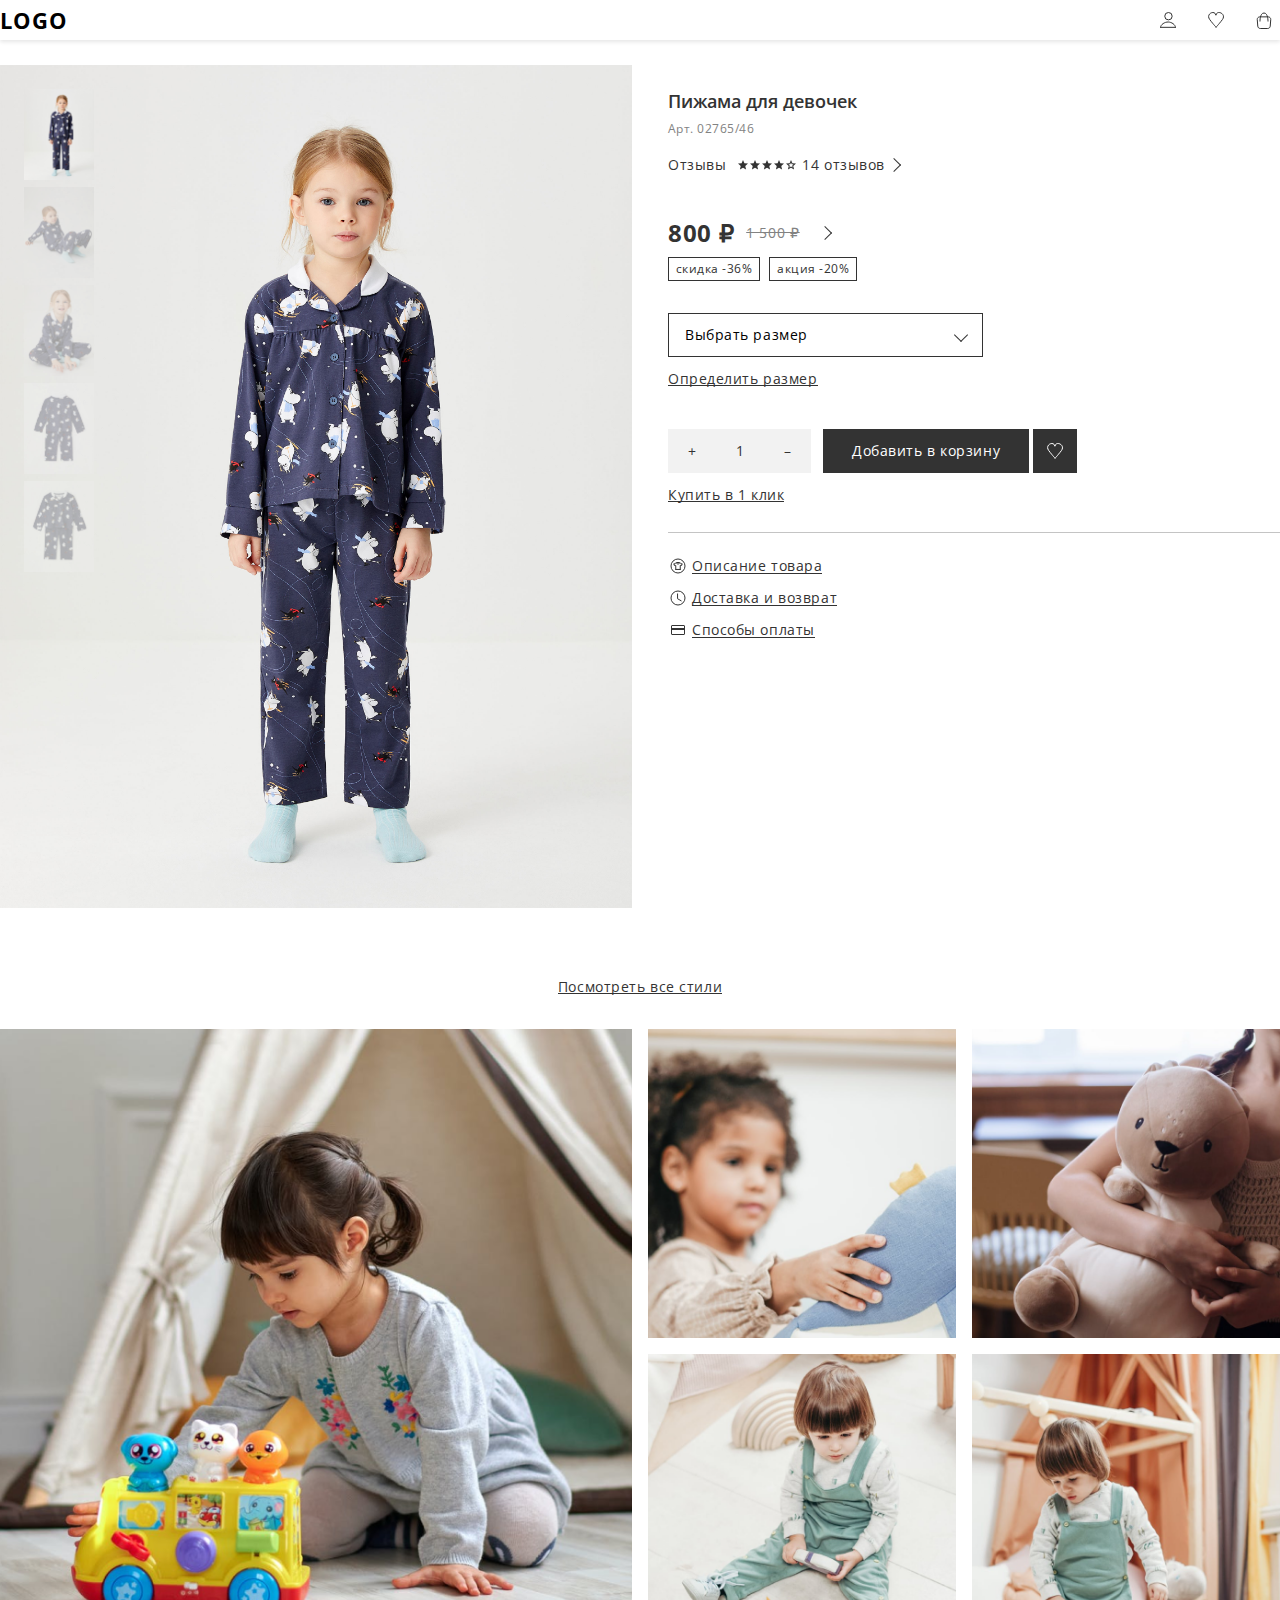
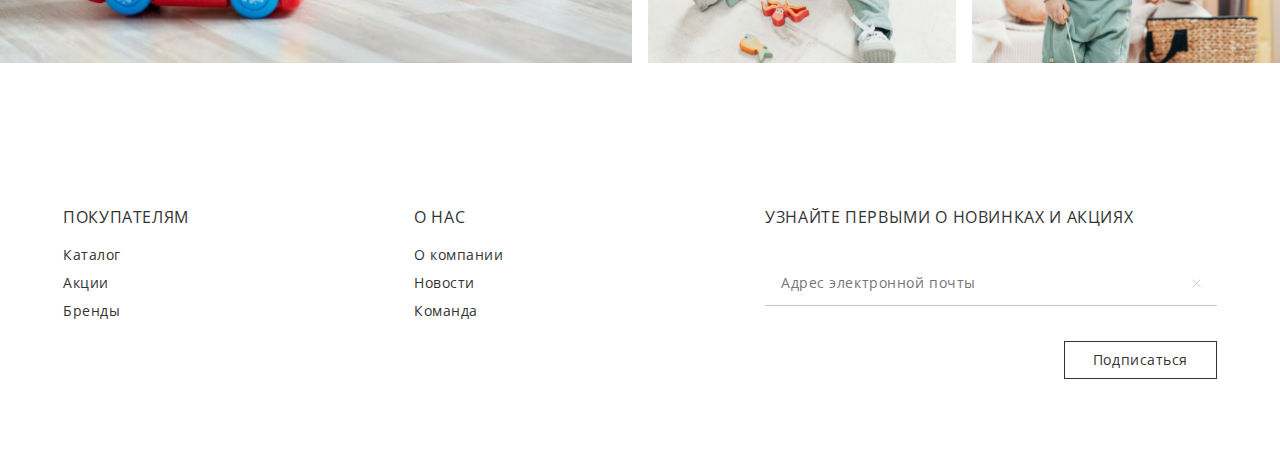
<file: alef-development-test-job/index.html>
<!DOCTYPE html>
<html lang="ru">

<head>
    <!-- Author by Danil Emelyanenko <cp.291912@gmail.com> -->
    <!-- https://github.com/a8an7a -->

    <meta charset="UTF-8">
    <meta http-equiv="X-UA-Compatible" content="IE=edge">
    <meta name="viewport" content="width=device-width, initial-scale=1.0">

    <link rel="shortcut icon" href="favicon.png" type="image/x-icon">

    <title>Alef Development. Тестовое задание на вкансию HTML-верстальщика</title>
<script defer src="main.js"></script><link href="main.css" rel="stylesheet"></head>

<body>
    <header class="header">
        <div class="container">
            <div class="header__cover">
                <div class="header__logo">LOGO</div>
                <div class="header__controls">
                    <a href="#" class="header__link"><img src="./assets/icons/person.svg" alt="controls-icon"
                            class="link-image"></a>
                    <a href="#" class="header__link"><img src="./assets/icons/favorite.svg" alt="controls-icon"
                            class="link-image"></a>
                    <a href="#" class="header__link"><img src="./assets/icons/bag.svg" alt="controls-icon"
                            class="link-image"></a>
                </div>
            </div>
        </div>
    </header>

    <div class="container">
        <div class="current-product">
            <div class="current-product__cover">

                <div class="current-product__gallery">
                    <div class="current-product__core-image">
                        <img src="./assets/images/01.jpg" alt="core-image" class="current-product__current-image">
                    </div>
                    <div class="current-product__other-image-cover">
                        <img src="./assets/images/01.jpg" alt="other-image" class="current-product__other-image current-product__other-image_active">
                        <img src="./assets/images/02.jpg" alt="other-image" class="current-product__other-image">
                        <img src="./assets/images/03.jpg" alt="other-image" class="current-product__other-image">
                        <img src="./assets/images/04.jpg" alt="other-image" class="current-product__other-image">
                        <img src="./assets/images/05.jpg" alt="other-image" class="current-product__other-image">
                    </div>
                </div>

                <div class="current-product__aside">

                    <div class="current-product__info">
                        <p class="current-product__title">Пижама для девочек</p>
                        <p class="current-product__vendor-code">Арт. 02765/46</p>
                        <div class="current-product__comments comments">
                            <span class="comments__title">Отзывы</span>
                            <div class="comments__raiting">
                                <img src="./assets/icons/star_fill.svg" alt="star" class="comments__star">
                                <img src="./assets/icons/star_fill.svg" alt="star" class="comments__star">
                                <img src="./assets/icons/star_fill.svg" alt="star" class="comments__star">
                                <img src="./assets/icons/star_fill.svg" alt="star" class="comments__star">
                                <img src="./assets/icons/star.svg" alt="star" class="comments__star">
                            </div>
                            <a href="#" class="comments__link brand-link brand-link_in-underline">
                                <span class="comments__link-title">14 отзывов</span>
                                <div class="swipe swipe_right"></div>
                            </a>
                        </div>
                    </div>

                    <div class="current-product__price">
                        <div class="current-product__current-price price">
                            <span class="price__sale">800 &#8381;</span>
                            <span class="price__without-sale">1 500 &#8381;</span>
                            <div class="swipe swipe_right"></div>
                        </div>
                        <div class="current-product__sales">
                            <a href="#" class="current-product__sale">скидка -36%</a>
                            <a href="#" class="current-product__sale">акция -20%</a>
                        </div>
                    </div>

                    <div class="current-product__size">
                        <div class="current-product__size-list">
                            <button class="current-product__size-select-button">
                                <span class="button-size-titile">Выбрать размер</span>
                                <div class="swipe swipe_bottom"></div>
                            </button>
                        </div>
                        <a href="#" class="brand-link brand-link_hover brand-link_out-underline">Определить размер</a>
                    </div>

                    <div class="current-product__add">
                        <div class="current-product__add-buttons">
                            <div class="count-buttons">
                                <button class="count-buttons__add-count count-buttons__item add-button">+</button>
                                <div class="count-buttons__show-count">1</div>
                                <button class="count-buttons__remove-count count-buttons__item remove-button">–</button>
                            </div>
                            <button class="add__item add__product">Добавить в корзину</button>
                            <button class="add__item add__favorite">
                                <img src="./assets/icons/favorite_white.svg" alt="favorite-white"
                                    class="add-favorite__image">
                            </button>
                        </div>
                        <a href="#" class="brand-link brand-link_hover brand-link_out-underline">Купить в 1 клик</a>
                    </div>

                    <div class="current-product__other other">
                        <div class="other__item">
                            <img src="./assets/icons/closes.svg" alt="other-image" class="other__image">
                            <a href="#" class="brand-link brand-link_hover brand-link_out-underline">Описание товара</a>
                        </div>
                        <div class="other__item">
                            <img src="./assets/icons/clock.svg" alt="other-image" class="other__image">
                            <a href="#" class="brand-link brand-link_hover brand-link_out-underline">Доставка и
                                возврат</a>
                        </div>
                        <div class="other__item">
                            <img src="./assets/icons/pay.svg" alt="other-image" class="other__image">
                            <a href="#" class="brand-link brand-link_hover brand-link_out-underline">Способы оплаты</a>
                        </div>
                    </div>

                </div>

            </div>
        </div>

        <div class="other-products mb-130">
            <div class="other-products__link">
                <a href="#" class="brand-link brand-link_hover brand-link_out-underline">Посмотреть все стили</a>
            </div>

            <div class="other-products__gallery">
                <div class="other-products__col other-products__col_covered">
                    <img src="./assets/images/06.png" alt="gallery-image" class="other-products__image">
                    <div class="other-products__image-placeholder">
                        <div class="other-products__placeholder-item other-products__placeholder-item_flex-end">
                            <a href="#" class="other-products__placeholder-link">
                                <img src="./assets/icons/full_screen.svg" alt="full-screen"
                                    class="other-products__placeholder-image">
                            </a>
                        </div>
                        <div class="other-products__placeholder-item other-products__placeholder-item_center">
                            <a href="#" class="other-products__placeholder-link brand-link_in-underline">
                                <img src="./assets/icons/bag_full.svg" alt="full-bag"
                                    class="other-products__placeholder-image m-0-auto">
                                <span class="other-products__placeholder-title">Узнай, что на мне</span>
                            </a>
                        </div>
                        <div class="other-products__placeholder-item other-products__placeholder-item_center">
                            <img src="./assets/icons/favorite_fill.svg" alt="full-bag"
                                class="other-products__placeholder-image mr-6">
                            <span class="other-products__placeholder-title">200</span>
                        </div>
                    </div>
                </div>
                <div class="other-products__col">
                    <div class="other-products__row">
                        <div class="other-products__col-md other-products__col_covered">
                            <img src="./assets/images/07.png" alt="gallery-image" class="other-products__image">
                            <div class="other-products__image-placeholder">
                                <div class="other-products__placeholder-item other-products__placeholder-item_flex-end">
                                    <a href="#" class="other-products__placeholder-link">
                                        <img src="./assets/icons/full_screen.svg" alt="full-screen"
                                            class="other-products__placeholder-image">
                                    </a>
                                </div>
                                <div class="other-products__placeholder-item other-products__placeholder-item_center">
                                    <a href="#" class="other-products__placeholder-link brand-link_in-underline">
                                        <img src="./assets/icons/bag_full.svg" alt="full-bag"
                                            class="other-products__placeholder-image m-0-auto">
                                        <span class="other-products__placeholder-title">Узнай, что на мне</span>
                                    </a>
                                </div>
                                <div class="other-products__placeholder-item other-products__placeholder-item_center">
                                    <img src="./assets/icons/favorite_fill.svg" alt="full-bag"
                                        class="other-products__placeholder-image mr-6">
                                    <span class="other-products__placeholder-title">200</span>
                                </div>
                            </div>
                        </div>
                        <div class="other-products__col-md other-products__col_covered">
                            <img src="./assets/images/08.png" alt="gallery-image" class="other-products__image">
                            <div class="other-products__image-placeholder">
                                <div class="other-products__placeholder-item other-products__placeholder-item_flex-end">
                                    <a href="#" class="other-products__placeholder-link">
                                        <img src="./assets/icons/full_screen.svg" alt="full-screen"
                                            class="other-products__placeholder-image">
                                    </a>
                                </div>
                                <div class="other-products__placeholder-item other-products__placeholder-item_center">
                                    <a href="#" class="other-products__placeholder-link brand-link_in-underline">
                                        <img src="./assets/icons/bag_full.svg" alt="full-bag"
                                            class="other-products__placeholder-image m-0-auto">
                                        <span class="other-products__placeholder-title">Узнай, что на мне</span>
                                    </a>
                                </div>
                                <div class="other-products__placeholder-item other-products__placeholder-item_center">
                                    <img src="./assets/icons/favorite_fill.svg" alt="full-bag"
                                        class="other-products__placeholder-image mr-6">
                                    <span class="other-products__placeholder-title">200</span>
                                </div>
                            </div>
                        </div>
                    </div>
                    <div class="other-products__row">
                        <div class="other-products__col-md other-products__col_covered">
                            <img src="./assets/images/09.png" alt="gallery-image" class="other-products__image">
                            <div class="other-products__image-placeholder">
                                <div class="other-products__placeholder-item other-products__placeholder-item_flex-end">
                                    <a href="#" class="other-products__placeholder-link">
                                        <img src="./assets/icons/full_screen.svg" alt="full-screen"
                                            class="other-products__placeholder-image">
                                    </a>
                                </div>
                                <div class="other-products__placeholder-item other-products__placeholder-item_center">
                                    <a href="#" class="other-products__placeholder-link brand-link_in-underline">
                                        <img src="./assets/icons/bag_full.svg" alt="full-bag"
                                            class="other-products__placeholder-image m-0-auto">
                                        <span class="other-products__placeholder-title">Узнай, что на мне</span>
                                    </a>
                                </div>
                                <div class="other-products__placeholder-item other-products__placeholder-item_center">
                                    <img src="./assets/icons/favorite_fill.svg" alt="full-bag"
                                        class="other-products__placeholder-image mr-6">
                                    <span class="other-products__placeholder-title">200</span>
                                </div>
                            </div>
                        </div>
                        <div class="other-products__col-md other-products__col_covered">
                            <img src="./assets/images/10.png" alt="gallery-image" class="other-products__image">
                            <div class="other-products__image-placeholder">
                                <div class="other-products__placeholder-item other-products__placeholder-item_flex-end">
                                    <a href="#" class="other-products__placeholder-link">
                                        <img src="./assets/icons/full_screen.svg" alt="full-screen"
                                            class="other-products__placeholder-image">
                                    </a>
                                </div>
                                <div class="other-products__placeholder-item other-products__placeholder-item_center">
                                    <a href="#" class="other-products__placeholder-link brand-link_in-underline">
                                        <img src="./assets/icons/bag_full.svg" alt="full-bag"
                                            class="other-products__placeholder-image m-0-auto">
                                        <span class="other-products__placeholder-title">Узнай, что на мне</span>
                                    </a>
                                </div>
                                <div class="other-products__placeholder-item other-products__placeholder-item_center">
                                    <img src="./assets/icons/favorite_fill.svg" alt="full-bag"
                                        class="other-products__placeholder-image mr-6">
                                    <span class="other-products__placeholder-title">200</span>
                                </div>
                            </div>
                        </div>
                    </div>
                </div>
            </div>
        </div>

        <div class="footer">
            <div class="footer__col mr-16">
                <div class="footer__title mb-16">Покупателям</div>
                <a href="#" class="brand-link brand-link_hover mb-8">Каталог</a>
                <a href="#" class="brand-link brand-link_hover mb-8">Акции</a>
                <a href="#" class="brand-link brand-link_hover">Бренды</a>
            </div>
            <div class="footer__col mr-16">
                <div class="footer__title mb-16">О нас</div>
                <a href="#" class="brand-link brand-link_hover mb-8">О компании</a>
                <a href="#" class="brand-link brand-link_hover mb-8">Новости</a>
                <a href="#" class="brand-link brand-link_hover">Команда</a>
            </div>
            <div class="footer__col footer__col_last">
                <div class="footer__title mb-33">Узнайте первыми о новинках и акциях</div>
                <form action="#" class="footer__form">
                    <div class="footer__form-cover mb-35">
                        <input type="text" placeholder="Адрес электронной почты" class="footer__input">
                        <button class="footer__button-reset">
                            <img src="./assets/icons/close_2.svg" alt="close" class="footer__image">
                        </button>
                    </div>
                    <button type="submit" class="footer__button-submit">Подписаться</button>
                </form>
            </div>
        </div>

    </div>
</body>

</html>
</file>
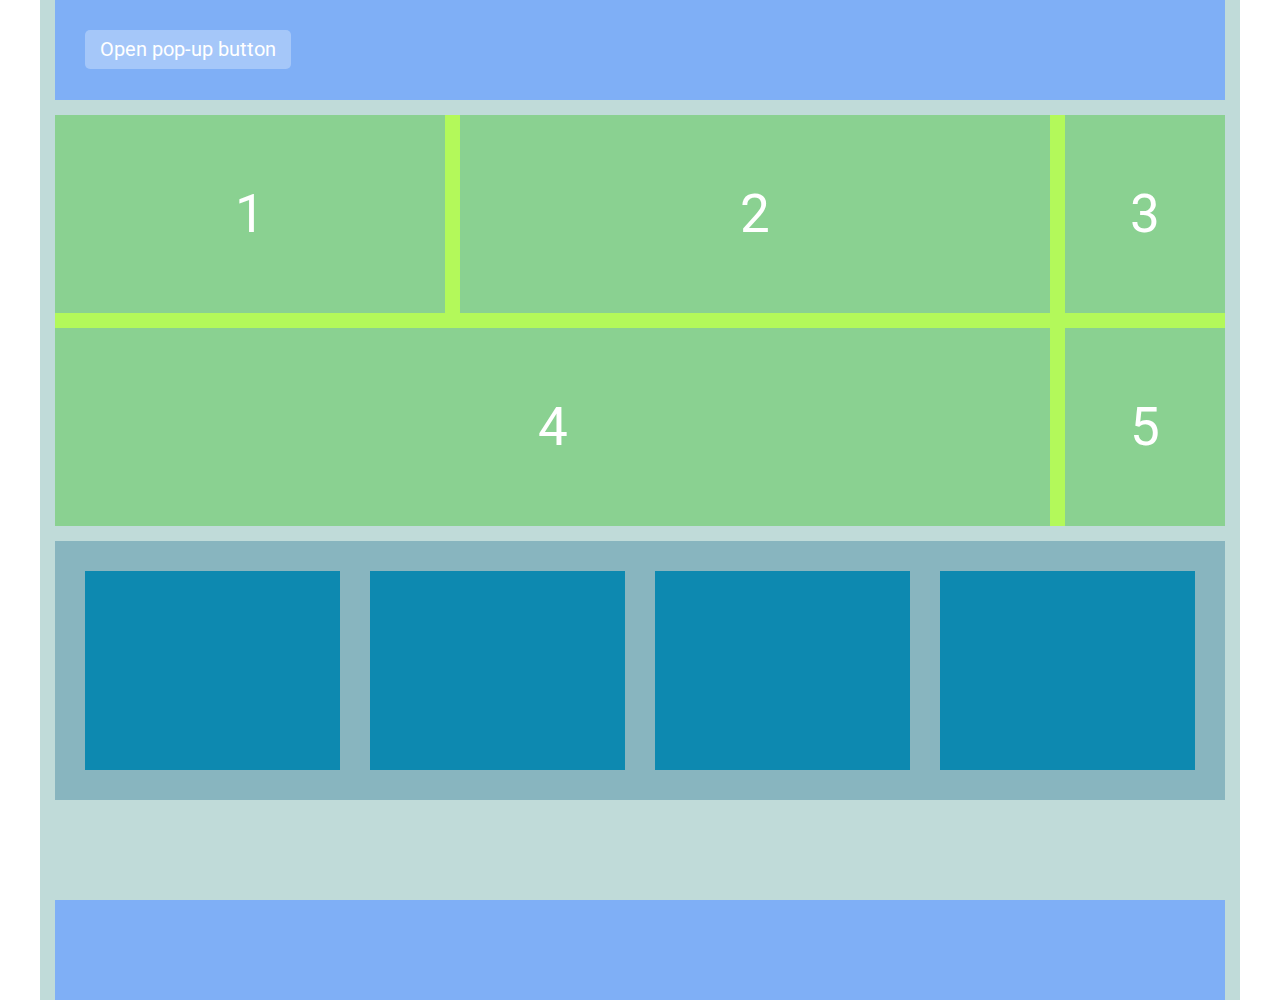
<file: nodasoft-test-job/index.html>
<!DOCTYPE html>
<html lang="ru">

<head>
    <meta charset="UTF-8">
    <meta http-equiv="X-UA-Compatible" content="IE=edge">
    <meta name="viewport" content="width=device-width, initial-scale=1.0">

    <link rel="icon" href="favicon.svg" type="image/svg">

    <title>Тестовое задание на вакнсию HTML-верстальщика в компанию NodaSodt</title>
<script defer src="main.js"></script><link href="main.css" rel="stylesheet"></head>

<body>
    <div class="container">
        <header class="header mb-15">
            <a href="#popup" class="popup-link popup-open-link">Open pop-up button</a>
        </header>
        <div class="block-one mb-15">
            <div class="block-one__elem block-one__elem_md"></div>
            <div class="block-one__elem block-one__elem_lg"></div>
            <div class="block-one__elem block-one__elem_sm"></div>
            <div class="block-one__elem block-one__elem_xl"></div>
            <div class="block-one__elem block-one__elem_xs"></div>
        </div>
        <div class="block-two mb-100">
            <div class="block-two__elem"></div>
            <div class="block-two__elem"></div>
            <div class="block-two__elem"></div>
            <div class="block-two__elem"></div>
        </div>
        <footer class="footer"></footer>
    </div>
    <div class="popup" id="popup">
        <div class="popup__cover">
            <span class="popup__content">Pop-up</span>
            <a href="#" class="popup-link popup-close-link">X</a>
        </div>
    </div>
</body>

</html>
</file>
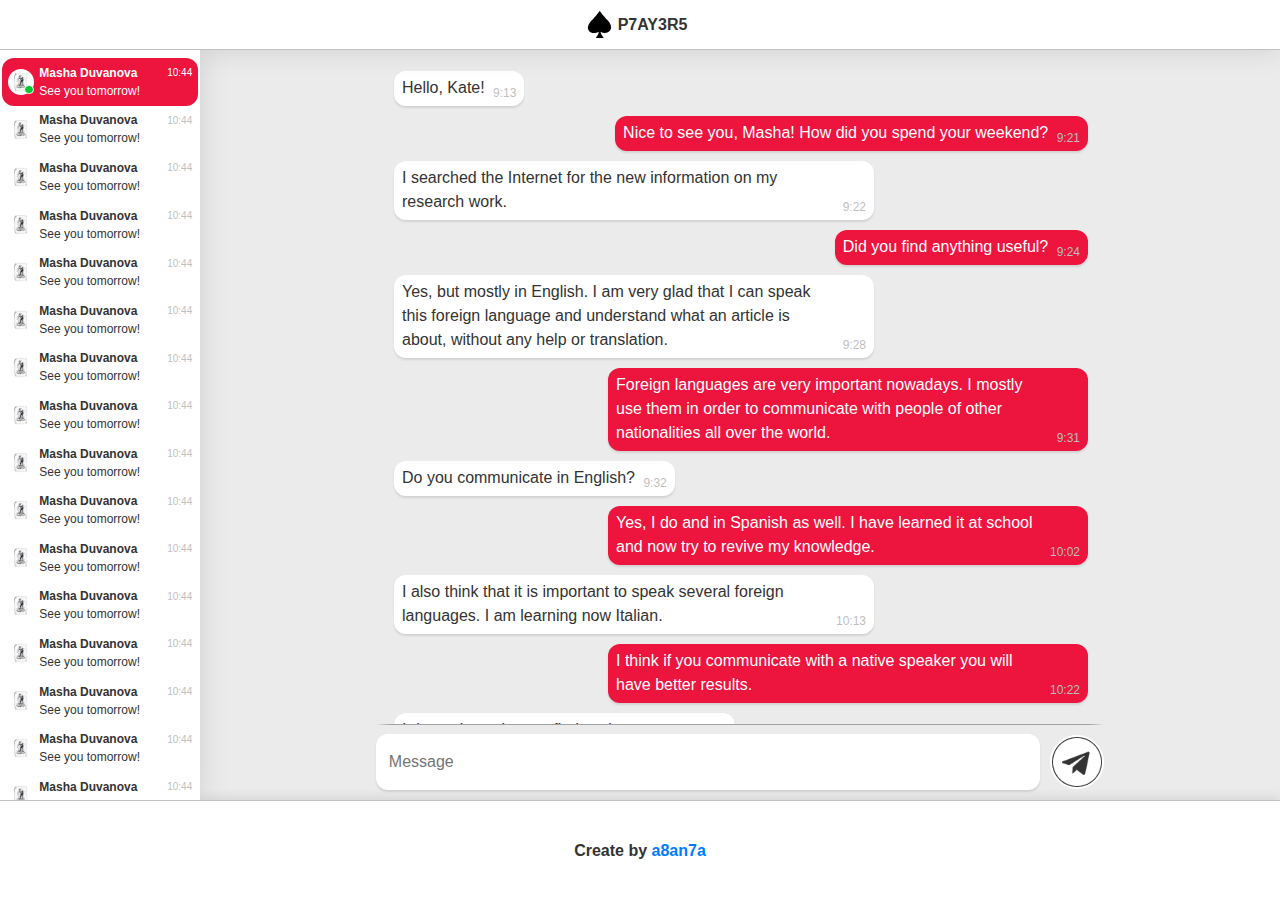
<file: plarson-frontend-test-job/index.html>
<!doctype html><html lang="ru"><head><meta charset="UTF-8"><meta http-equiv="X-UA-Compatible" content="IE=edge"><meta name="viewport" content="width=device-width,initial-scale=1"><link rel="shortcut icon" href="favicon.ico" type="image/x-icon"><title>Тестовое задание на вакансию Frontend-разработчика в компанию Plarson</title><script defer="defer" src="main.js"></script><link href="main.css" rel="stylesheet"></head><body><div class="container"><div class="header"><span class="header__logo"><img src="assets/spades.svg" alt="spades"> </span><span class="header__title">P7AY3R5</span></div><div class="chat-body"><div class="chat-body__sidebar"><div class="chat-body__sidebar__cover custom-scroll"><div class="chat-body__item chat-body__item_active"><div class="status"><img src="assets/avatar.jpg" alt="status-image" class="status__image"></div><div class="info"><div class="info__title"><span class="info__user-name">Masha Duvanova</span> <span class="info__time">10:44</span></div><div class="info__subtitle">See you tomorrow!</div></div></div><div class="chat-body__item"><div class="status"><img src="assets/avatar.jpg" alt="status-image" class="status__image"></div><div class="info"><div class="info__title"><span class="info__user-name">Masha Duvanova</span> <span class="info__time">10:44</span></div><div class="info__subtitle">See you tomorrow!</div></div></div><div class="chat-body__item"><div class="status"><img src="assets/avatar.jpg" alt="status-image" class="status__image"></div><div class="info"><div class="info__title"><span class="info__user-name">Masha Duvanova</span> <span class="info__time">10:44</span></div><div class="info__subtitle">See you tomorrow!</div></div></div><div class="chat-body__item"><div class="status"><img src="assets/avatar.jpg" alt="status-image" class="status__image"></div><div class="info"><div class="info__title"><span class="info__user-name">Masha Duvanova</span> <span class="info__time">10:44</span></div><div class="info__subtitle">See you tomorrow!</div></div></div><div class="chat-body__item"><div class="status"><img src="assets/avatar.jpg" alt="status-image" class="status__image"></div><div class="info"><div class="info__title"><span class="info__user-name">Masha Duvanova</span> <span class="info__time">10:44</span></div><div class="info__subtitle">See you tomorrow!</div></div></div><div class="chat-body__item"><div class="status"><img src="assets/avatar.jpg" alt="status-image" class="status__image"></div><div class="info"><div class="info__title"><span class="info__user-name">Masha Duvanova</span> <span class="info__time">10:44</span></div><div class="info__subtitle">See you tomorrow!</div></div></div><div class="chat-body__item"><div class="status"><img src="assets/avatar.jpg" alt="status-image" class="status__image"></div><div class="info"><div class="info__title"><span class="info__user-name">Masha Duvanova</span> <span class="info__time">10:44</span></div><div class="info__subtitle">See you tomorrow!</div></div></div><div class="chat-body__item"><div class="status"><img src="assets/avatar.jpg" alt="status-image" class="status__image"></div><div class="info"><div class="info__title"><span class="info__user-name">Masha Duvanova</span> <span class="info__time">10:44</span></div><div class="info__subtitle">See you tomorrow!</div></div></div><div class="chat-body__item"><div class="status"><img src="assets/avatar.jpg" alt="status-image" class="status__image"></div><div class="info"><div class="info__title"><span class="info__user-name">Masha Duvanova</span> <span class="info__time">10:44</span></div><div class="info__subtitle">See you tomorrow!</div></div></div><div class="chat-body__item"><div class="status"><img src="assets/avatar.jpg" alt="status-image" class="status__image"></div><div class="info"><div class="info__title"><span class="info__user-name">Masha Duvanova</span> <span class="info__time">10:44</span></div><div class="info__subtitle">See you tomorrow!</div></div></div><div class="chat-body__item"><div class="status"><img src="assets/avatar.jpg" alt="status-image" class="status__image"></div><div class="info"><div class="info__title"><span class="info__user-name">Masha Duvanova</span> <span class="info__time">10:44</span></div><div class="info__subtitle">See you tomorrow!</div></div></div><div class="chat-body__item"><div class="status"><img src="assets/avatar.jpg" alt="status-image" class="status__image"></div><div class="info"><div class="info__title"><span class="info__user-name">Masha Duvanova</span> <span class="info__time">10:44</span></div><div class="info__subtitle">See you tomorrow!</div></div></div><div class="chat-body__item"><div class="status"><img src="assets/avatar.jpg" alt="status-image" class="status__image"></div><div class="info"><div class="info__title"><span class="info__user-name">Masha Duvanova</span> <span class="info__time">10:44</span></div><div class="info__subtitle">See you tomorrow!</div></div></div><div class="chat-body__item"><div class="status"><img src="assets/avatar.jpg" alt="status-image" class="status__image"></div><div class="info"><div class="info__title"><span class="info__user-name">Masha Duvanova</span> <span class="info__time">10:44</span></div><div class="info__subtitle">See you tomorrow!</div></div></div><div class="chat-body__item"><div class="status"><img src="assets/avatar.jpg" alt="status-image" class="status__image"></div><div class="info"><div class="info__title"><span class="info__user-name">Masha Duvanova</span> <span class="info__time">10:44</span></div><div class="info__subtitle">See you tomorrow!</div></div></div><div class="chat-body__item"><div class="status"><img src="assets/avatar.jpg" alt="status-image" class="status__image"></div><div class="info"><div class="info__title"><span class="info__user-name">Masha Duvanova</span> <span class="info__time">10:44</span></div><div class="info__subtitle">See you tomorrow!</div></div></div><div class="chat-body__item"><div class="status"><img src="assets/avatar.jpg" alt="status-image" class="status__image"></div><div class="info"><div class="info__title"><span class="info__user-name">Masha Duvanova</span> <span class="info__time">10:44</span></div><div class="info__subtitle">See you tomorrow!</div></div></div><div class="chat-body__item"><div class="status"><img src="assets/avatar.jpg" alt="status-image" class="status__image"></div><div class="info"><div class="info__title"><span class="info__user-name">Masha Duvanova</span> <span class="info__time">10:44</span></div><div class="info__subtitle">See you tomorrow!</div></div></div><div class="chat-body__item"><div class="status"><img src="assets/avatar.jpg" alt="status-image" class="status__image"></div><div class="info"><div class="info__title"><span class="info__user-name">Masha Duvanova</span> <span class="info__time">10:44</span></div><div class="info__subtitle">See you tomorrow!</div></div></div></div></div><div class="chat-body__main"><div class="chat-body__main__cover"><div class="chat-body__messages custom-scroll"><div class="chat-body__messages-group"><div class="chat-body__message received"><p>Hello, Kate!</p><span class="time">9:13</span></div><div class="chat-body__message send"><p>Nice to see you, Masha! How did you spend your weekend?</p><span class="time">9:21</span></div><div class="chat-body__message received"><p>I searched the Internet for the new information on my research work.</p><span class="time">9:22</span></div><div class="chat-body__message send"><p>Did you find anything useful?</p><span class="time">9:24</span></div><div class="chat-body__message received"><p>Yes, but mostly in English. I am very glad that I can speak this foreign language and understand what an article is about, without any help or translation.</p><span class="time">9:28</span></div><div class="chat-body__message send"><p>Foreign languages are very important nowadays. I mostly use them in order to communicate with people of other nationalities all over the world.</p><span class="time">9:31</span></div><div class="chat-body__message received"><p>Do you communicate in English?</p><span class="time">9:32</span></div><div class="chat-body__message send"><p>Yes, I do and in Spanish as well. I have learned it at school and now try to revive my knowledge.</p><span class="time">10:02</span></div><div class="chat-body__message received"><p>I also think that it is important to speak several foreign languages. I am learning now Italian.</p><span class="time">10:13</span></div><div class="chat-body__message send"><p>I think if you communicate with a native speaker you will have better results.</p><span class="time">10:22</span></div><div class="chat-body__message received"><p>I do not know how to find such a person.</p><span class="time">10:35</span></div><div class="chat-body__message send"><p>Come to me tomorrow, and we will find someone to communicate in Italian.</p><span class="time">10:42</span></div><div class="chat-body__message received"><p>I hope so. See you tomorrow then!</p><span class="time">10:44</span></div><div class="chat-body__message send"><p>See you tomorrow!</p><span class="time">10:44</span></div></div></div><div class="chat-body__messages-compose"><div class="chat-body__form-cover"><form action="#" class="send-form" id="send-form"><input class="send-form__input" placeholder="Message"> <button type="submit" class="send-form__button"><img src="assets/telegram.png" alt="send" class="send-form__image"></button></form></div></div></div></div></div><div class="footer"><span class="footer__subtitle">Create by <a href="https://github.com/a8an7a" target="_blank" class="footer__link">a8an7a</a></span></div></div></body></html>
</file>
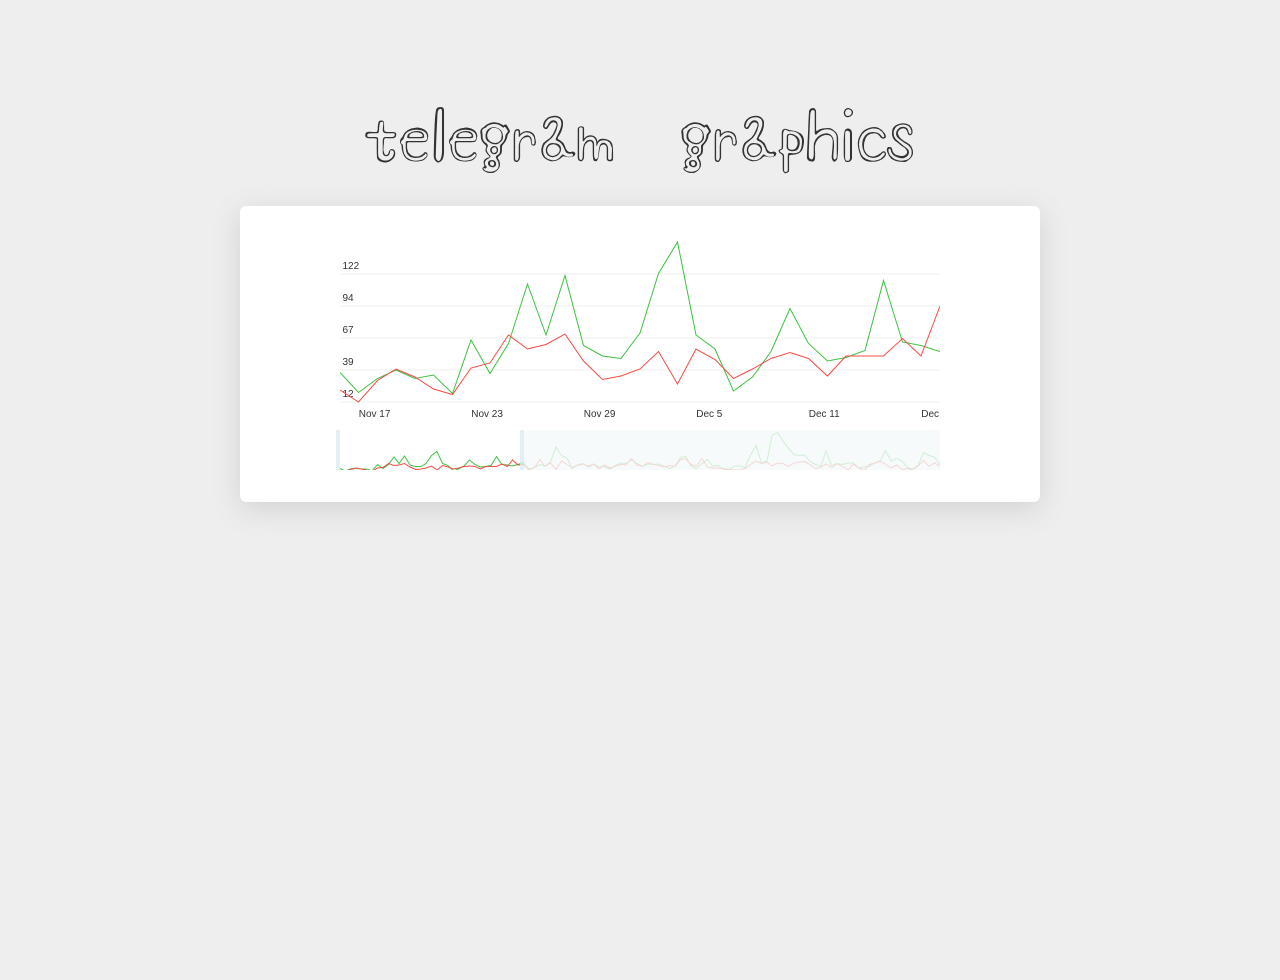
<file: telegram-graphics/index.html>
<!DOCTYPE html>
<html lang="ru">

<head>
    <meta charset="UTF-8">
    <meta http-equiv="X-UA-Compatible" content="IE=edge">
    <meta name="viewport" content="width=device-width, initial-scale=1.0">
    <title>Canvas графики для Telegram</title>
<script defer src="main.js"></script><link href="main.css" rel="stylesheet"></head>

<body>
    <div class="container">
        <div class="main-titile">telegram graphics</div>
        <div class="card">
            <div class="tg-chart" id="graphics">
                <div data-element="tooltip" class="tg-chart-tooltip"></div>
                <canvas data-element="main"></canvas>
                <div class="tg-chart-slider" data-element="slider">
                    <canvas></canvas>
                    <div data-element="left" class="tg-chart-slider__left">
                        <div class="tg-chart-slider__arrow--left" data-element="arrow" data-type="left"></div>
                    </div>

                    <div data-element="window" data-type="window" class="tg-chart-slider__window"></div>

                    <div data-element="right" class="tg-chart-slider__right">
                        <div class="tg-chart-slider__arrow--right" data-element="arrow" data-type="right"></div>
                    </div>
                </div>
            </div>
        </div>
</body>

</html>
</file>
<file: alef-development-test-job/main.css>
/*!**************************************************************************************************************************************************************************************!*\
  !*** css ../node_modules/css-loader/dist/cjs.js!../node_modules/sass-loader/dist/cjs.js!../node_modules/postcss-loader/dist/cjs.js??ruleSet[1].rules[0].use[3]!./styles/styles.scss ***!
  \**************************************************************************************************************************************************************************************/
@import url(https://fonts.googleapis.com/css2?family=Open+Sans:wght@400;600;700&display=swap);
/*!******************************************************************************************************************************************************************************************!*\
  !*** css ../node_modules/css-loader/dist/cjs.js!../node_modules/sass-loader/dist/cjs.js!../node_modules/postcss-loader/dist/cjs.js??ruleSet[1].rules[0].use[3]!./styles/styles.scss (1) ***!
  \******************************************************************************************************************************************************************************************/
*,
*::before,
*::after {
  box-sizing: border-box;
}

* {
  margin: 0;
}

html,
body {
  height: 100%;
}

body {
  -webkit-font-smoothing: antialiased;
}

img,
picture,
video,
canvas,
svg {
  display: block;
  max-width: 100%;
}

input,
button,
textarea,
select {
  font: inherit;
}

p,
h1,
h2,
h3,
h4,
h5,
h6 {
  overflow-wrap: break-word;
}

body {
  font-family: "Open Sans", sans-serif;
  font-weight: 400;
  color: #333333;
  background-color: #ffffff;
}

.container {
  width: 100%;
  max-width: 1390px;
  margin: 0 auto;
}

.header {
  display: -webkit-box;
  display: -ms-flexbox;
  display: flex;
  -webkit-box-align: center;
  -ms-flex-align: center;
  align-items: center;
  width: 100%;
  height: 40px;
  -webkit-box-shadow: 0px 2px 4px rgba(0, 0, 0, 0.1);
  box-shadow: 0px 2px 4px rgba(0, 0, 0, 0.1);
}
.header__cover {
  display: -webkit-box;
  display: -ms-flexbox;
  display: flex;
  -webkit-box-align: center;
  -ms-flex-align: center;
  align-items: center;
  -webkit-box-pack: justify;
  -ms-flex-pack: justify;
  justify-content: space-between;
}
.header__logo {
  font-size: 22px;
  font-weight: 700;
  color: #000000;
  line-height: 16px;
  letter-spacing: 0.04em;
}
.header__controls {
  display: -webkit-box;
  display: -ms-flexbox;
  display: flex;
}
.header__link {
  width: 24px;
  margin-right: 24px;
}
.header__link:last-child {
  margin-right: 0;
}

.current-product {
  margin-top: 25px;
}
@media screen and (max-width: 768px) {
  .current-product {
    margin-top: 0;
  }
}
.current-product__cover {
  display: grid;
  grid-gap: 16px;
  grid-template-columns: 1fr 1fr;
  grid-auto-columns: minmax(auto, 686px);
  grid-auto-rows: minmax(auto, 878px);
}
@media screen and (max-width: 1024px) {
  .current-product__cover {
    grid-auto-rows: minmax(auto, 672px);
  }
}
@media screen and (max-width: 768px) {
  .current-product__cover {
    grid-gap: 0px;
    grid-template-columns: 1fr;
    grid-auto-rows: auto;
    grid-auto-columns: auto;
  }
}
.current-product__gallery {
  position: relative;
}
.current-product__core-image {
  width: 100%;
  max-height: 878px;
}
.current-product__current-image {
  width: 100%;
  max-height: 878px;
  -o-object-fit: cover;
  object-fit: cover;
  -webkit-transition: all 0.3s ease-in-out;
  transition: all 0.3s ease-in-out;
}
.current-product__other-image-cover {
  position: absolute;
  top: 0;
  padding: 24px;
}
.current-product__other-image {
  width: 70px;
  height: 91px;
  margin: 0 0 7px;
  opacity: 0.3;
  -webkit-transition: opacity 0.2s ease-in-out;
  transition: opacity 0.2s ease-in-out;
  -o-object-fit: cover;
  object-fit: cover;
  cursor: pointer;
}
@media screen and (max-width: 425px) {
  .current-product__other-image {
    width: 40px;
    height: 52px;
  }
}
.current-product__other-image:last-child {
  margin: 0;
}
.current-product__other-image_active {
  opacity: 1 !important;
}
.current-product__other-image:hover {
  opacity: 0.8;
  -webkit-transition: opacity 0.2s ease-in-out;
  transition: opacity 0.2s ease-in-out;
}
.current-product__info {
  margin: 0 0 46px;
}
.current-product__aside {
  padding: 24px 0 24px 20px;
}
@media screen and (max-width: 768px) {
  .current-product__aside {
    padding: 24px 0 0 20px;
  }
}
.current-product__title {
  font-size: 18px;
  font-weight: 600;
  line-height: 24px;
  margin: 0 0 8px;
}
.current-product__vendor-code {
  margin: 0 0 18px;
  font-size: 12px;
  font-weight: 400;
  line-height: 16px;
  letter-spacing: 0.04em;
  color: #828282;
}
.current-product__price {
  margin: 0 0 32px;
}
.current-product__sales {
  display: -webkit-box;
  display: -ms-flexbox;
  display: flex;
}
.current-product__sale {
  margin: 0 9px 0 0;
  padding: 3px 7px;
  font-size: 12px;
  font-weight: 400;
  line-height: 16px;
  letter-spacing: 0.04em;
  color: #333333;
  border: 1px solid #333333;
  text-decoration: none;
  -webkit-transition: background-color 0.1s ease-in-out;
  transition: background-color 0.1s ease-in-out;
}
.current-product__sale:hover {
  color: #ffffff;
  background-color: #333333;
  -webkit-transition: background-color 0.1s ease-in-out;
  transition: background-color 0.1s ease-in-out;
}
.current-product__sale:last-child {
  margin: 0;
}
.current-product__size {
  margin: 0 0 40px;
  font-size: 14px;
  font-weight: 400;
  line-height: 20px;
  letter-spacing: 0.04em;
}
.current-product__size-list {
  margin: 0 0 12px;
}
.current-product__size-select-button {
  display: -webkit-box;
  display: -ms-flexbox;
  display: flex;
  -webkit-box-align: center;
  -ms-flex-align: center;
  align-items: center;
  -webkit-box-pack: justify;
  -ms-flex-pack: justify;
  justify-content: space-between;
  width: 315px;
  padding: 11px 16px;
  background-color: #ffffff;
  border: 1px solid #333333;
  cursor: pointer;
}
.current-product__add {
  margin: 0 0 27px;
}
.current-product__add-buttons {
  display: -webkit-box;
  display: -ms-flexbox;
  display: flex;
  -ms-flex-wrap: wrap;
  flex-wrap: wrap;
  margin: 0 0 10px;
}

.comments {
  display: -webkit-box;
  display: -ms-flexbox;
  display: flex;
  font-size: 14px;
  font-weight: 400;
  line-height: 20px;
  letter-spacing: 0.04em;
}
.comments__title {
  margin: 0 12px 0 0;
}
.comments__raiting {
  display: -webkit-box;
  display: -ms-flexbox;
  display: flex;
  -webkit-box-align: center;
  -ms-flex-align: center;
  align-items: center;
  margin: 0 6px 0 0;
}
.comments__raiting:last-child {
  margin: 0;
}
.comments__star {
  width: 10px;
  margin: 0 2px 0 0;
}
.comments__star:last-child {
  margin: 0;
}
.comments__link {
  display: -webkit-box;
  display: -ms-flexbox;
  display: flex;
  -webkit-box-align: center;
  -ms-flex-align: center;
  align-items: center;
}
.comments__link::after {
  top: 100% !important;
}
.comments__link-title {
  margin: 0 4px 0 0;
}

.price {
  display: -webkit-box;
  display: -ms-flexbox;
  display: flex;
  -webkit-box-align: center;
  -ms-flex-align: center;
  align-items: center;
  margin: 0 0 12px;
  letter-spacing: 0.04em;
}
.price__sale {
  margin: 0 12px 0 0;
  font-size: 24px;
  font-weight: 700;
  line-height: 24px;
}
.price__without-sale {
  margin: 0 20px 0 0;
  font-size: 14px;
  font-weight: 400;
  color: #828282;
  text-decoration: line-through;
  line-height: 20px;
}

.button-size-titile {
  letter-spacing: 0.04em;
}

.count-buttons {
  display: -webkit-box;
  display: -ms-flexbox;
  display: flex;
  -webkit-box-align: center;
  -ms-flex-align: center;
  align-items: center;
  margin: 0 12px 0 0;
  font-size: 14px;
  font-weight: 400;
  line-height: 20px;
  color: #333333;
  background-color: #f2f2f2;
}
.count-buttons__item {
  padding: 12px 20px;
  font-size: 14px;
  font-weight: 400;
  line-height: 20px;
  border: none;
  color: #333333;
  background-color: #f2f2f2;
  -webkit-transition: background-color 0.1s ease-in-out;
  transition: background-color 0.1s ease-in-out;
  cursor: pointer;
}
.count-buttons__item:hover {
  background-color: #c4c4c4;
  -webkit-transition: background-color 0.1s ease-in-out;
  transition: background-color 0.1s ease-in-out;
}
.count-buttons__show-count {
  padding: 12px 20px;
}

.add__item {
  font-size: 14px;
  font-weight: 400;
  line-height: 20px;
  letter-spacing: 0.04em;
  border: none;
  background-color: #333333;
  -webkit-transition: background-color 0.1s ease-in-out;
  transition: background-color 0.1s ease-in-out;
  cursor: pointer;
}
.add__item:hover {
  background-color: #828282;
  -webkit-transition: background-color 0.1s ease-in-out;
  transition: background-color 0.1s ease-in-out;
}
.add__product {
  padding: 12px 29px;
  margin: 0 4px 0 0;
  color: #ffffff;
}
@media screen and (max-width: 375px) {
  .add__product {
    margin-top: 15px;
  }
}
.add__favorite {
  padding: 14px;
}
@media screen and (max-width: 425px) {
  .add__favorite {
    margin-top: 15px;
  }
}

.other {
  width: 100%;
  padding-top: 23px;
  border-top: 1px solid #c4c4c4;
}
.other__item {
  display: -webkit-box;
  display: -ms-flexbox;
  display: flex;
  -webkit-box-align: center;
  -ms-flex-align: center;
  align-items: center;
  margin: 0 0 12px;
}
.other__item:last-child {
  margin: 0;
}
.other__image {
  margin: 0 4px 0 0;
}

.other-products__link {
  text-align: center;
  padding: 32px 0;
}
@media screen and (max-width: 425px) {
  .other-products__link {
    padding: 58px 0;
  }
}
.other-products__gallery {
  display: grid;
  grid-gap: 16px;
  grid-template-columns: 1fr 1fr;
  grid-auto-columns: minmax(auto, 686px);
}
@media screen and (max-width: 425px) {
  .other-products__gallery {
    grid-template-columns: 1fr;
  }
}
.other-products__col {
  position: relative;
  display: grid;
  grid-row-gap: 16px;
}
.other-products__col_covered:hover .other-products__image-placeholder {
  opacity: 0.7;
  visibility: visible;
  pointer-events: all;
  -webkit-transform: translate(0px, 0px);
  transform: translate(0px, 0px);
  -webkit-transition: all 0.3s ease-in-out;
  transition: all 0.3s ease-in-out;
}
.other-products__col-md {
  position: relative;
}
.other-products__row {
  display: grid;
  grid-gap: 16px;
  grid-template-columns: 1fr 1fr;
  grid-auto-columns: minmax(auto, 335px);
}
.other-products__image {
  width: 100%;
}
.other-products__image-placeholder {
  z-index: 1;
  top: 0;
  position: absolute;
  display: -webkit-box;
  display: -ms-flexbox;
  display: flex;
  -webkit-box-pack: justify;
  -ms-flex-pack: justify;
  justify-content: space-between;
  -webkit-box-orient: vertical;
  -webkit-box-direction: normal;
  -ms-flex-direction: column;
  flex-direction: column;
  width: 100%;
  height: 100%;
  padding: 12px 12px 16px;
  opacity: 0;
  visibility: hidden;
  pointer-events: none;
  background-color: #333333;
  -webkit-transition: all 0.3s ease-in-out;
  transition: all 0.3s ease-in-out;
  -webkit-transform: translate(0px, 10px);
  transform: translate(0px, 10px);
}
.other-products__placeholder-item {
  display: -webkit-box;
  display: -ms-flexbox;
  display: flex;
  width: 100%;
}
.other-products__placeholder-item_flex-end {
  -webkit-box-pack: end;
  -ms-flex-pack: end;
  justify-content: flex-end;
}
.other-products__placeholder-item_center {
  -webkit-box-align: center;
  -ms-flex-align: center;
  align-items: center;
  -webkit-box-pack: center;
  -ms-flex-pack: center;
  justify-content: center;
}
.other-products__placeholder-title {
  font-size: 14px;
  font-weight: 400;
  color: #ffffff;
  line-height: 20px;
  letter-spacing: 0.04em;
}
.other-products__placeholder-link {
  position: relative;
  color: #ffffff !important;
  text-decoration: none;
}
.other-products__placeholder-link::after {
  top: 95% !important;
  background-color: #ffffff !important;
}

.brand-link {
  position: relative;
  color: #333333;
  font-size: 14px;
  line-height: 20px;
  letter-spacing: 0.04em;
  text-decoration: none;
  -webkit-transition: color 0.1s ease-in-out;
  transition: color 0.1s ease-in-out;
}
.brand-link_hover:hover {
  color: #828282;
  -webkit-transition: color 0.1s ease-in-out;
  transition: color 0.1s ease-in-out;
}
.brand-link_in-underline::after {
  content: "";
  left: 0;
  top: 85%;
  position: absolute;
  width: 100%;
  height: 1px;
  background-color: #333333;
  pointer-events: none;
  -webkit-transform-origin: 100% 50%;
  transform-origin: 100% 50%;
  -webkit-transform: scale3d(0, 1, 1);
  transform: scale3d(0, 1, 1);
  -webkit-transition: -webkit-transform 0.3s;
  transition: -webkit-transform 0.3s;
  transition: transform 0.3s;
  transition: transform 0.3s, -webkit-transform 0.3s;
}
.brand-link_in-underline:hover::after {
  -webkit-transform-origin: 0% 50%;
  transform-origin: 0% 50%;
  -webkit-transform: scale3d(1, 1, 1);
  transform: scale3d(1, 1, 1);
}
.brand-link_out-underline::after {
  content: "";
  left: 0;
  top: 85%;
  position: absolute;
  width: 100%;
  height: 1px;
  background-color: #333333;
  pointer-events: none;
  -webkit-transform-origin: 0% 50%;
  transform-origin: 0% 50%;
  -webkit-transform: scale3d(1, 1, 1);
  transform: scale3d(1, 1, 1);
  -webkit-transition: -webkit-transform 0.3s;
  transition: -webkit-transform 0.3s;
  transition: transform 0.3s;
  transition: transform 0.3s, -webkit-transform 0.3s;
}
.brand-link_out-underline:hover::after {
  -webkit-transform-origin: 100% 50%;
  transform-origin: 100% 50%;
  -webkit-transform: scale3d(0, 1, 1);
  transform: scale3d(0, 1, 1);
}

.footer {
  display: -webkit-box;
  display: -ms-flexbox;
  display: flex;
  -webkit-box-pack: center;
  -ms-flex-pack: center;
  justify-content: center;
  padding: 12px 20px 70px;
}
@media screen and (max-width: 768px) {
  .footer {
    -ms-flex-wrap: wrap;
    flex-wrap: wrap;
    padding-bottom: 186px;
  }
}
.footer__col {
  display: -webkit-box;
  display: -ms-flexbox;
  display: flex;
  -webkit-box-orient: vertical;
  -webkit-box-direction: normal;
  -ms-flex-direction: column;
  flex-direction: column;
  width: 100%;
  max-width: 335px;
}
.footer__col:last-child {
  max-width: 452px;
}
@media screen and (max-width: 1024px) {
  .footer__col {
    max-width: 200px;
  }
}
@media screen and (max-width: 768px) {
  .footer__col {
    max-width: 225px;
  }
}
@media screen and (max-width: 425px) {
  .footer__col {
    max-width: 163px;
  }
}
@media screen and (max-width: 768px) {
  .footer__col_last {
    margin-top: 58px;
  }
}
.footer__form-cover {
  display: -webkit-box;
  display: -ms-flexbox;
  display: flex;
  height: 44px;
}
.footer__input {
  width: 100%;
  padding-right: 0;
  font-size: 14px;
  font-weight: 400;
  font-family: "Open Sans", sans-serif;
  color: #333333;
  line-height: 20px;
  letter-spacing: 0.04em;
}
.footer__button-reset {
  background-color: #ffffff;
  -webkit-transition: all 0.1s ease-in-out;
  transition: all 0.1s ease-in-out;
}
.footer__button-reset:hover {
  background-color: #f2f2f2;
  -webkit-transition: all 0.1s ease-in-out;
  transition: all 0.1s ease-in-out;
}
.footer__image {
  min-width: 9px;
  height: 9px;
}
.footer__input, .footer__button-reset {
  margin: 0;
  padding: 12px 16px;
  border: none;
  outline: none;
  border-bottom: 1px solid #c4c4c4;
  background-color: #ffffff;
}
.footer__button-submit {
  float: right;
  font-size: 14px;
  font-weight: 400;
  line-height: 20px;
  letter-spacing: 0.04em;
  color: #333333;
  padding: 8px 28px;
  border-radius: 0px;
  background-color: #ffffff;
  border: 1px solid #333333;
  -webkit-transition: all 0.1s ease-in-out;
  transition: all 0.1s ease-in-out;
}
.footer__button-submit:hover {
  color: #ffffff;
  background-color: #333333;
  -webkit-transition: all 0.1s ease-in-out;
  transition: all 0.1s ease-in-out;
}
.footer__title {
  font-size: 16px;
  font-weight: 400;
  color: #333333;
  line-height: 24px;
  letter-spacing: 0.04em;
  text-transform: uppercase;
}

.mr-6 {
  margin-right: 6px;
}

.mr-16 {
  margin-right: 16px;
}
@media screen and (max-width: 768px) {
  .mr-16 {
    margin-right: 0;
  }
}

.mb-8 {
  margin-bottom: 8px;
}

.mb-16 {
  margin-bottom: 16px;
}

.mb-33 {
  margin-bottom: 33px;
}

.mb-35 {
  margin-bottom: 35px;
}

.mb-130 {
  margin-bottom: 130px;
}
@media screen and (max-width: 1024px) {
  .mb-130 {
    margin-bottom: 30px;
  }
}

.m-0-auto {
  margin: 0 auto;
}

.swipe {
  width: 10px;
  height: 10px;
  border: 1px solid #333333;
  border-left: none;
  border-bottom: none;
}
.swipe_right {
  -webkit-transform: rotate(45deg);
  transform: rotate(45deg);
}
.swipe_bottom {
  -webkit-transform: rotate(135deg);
  transform: rotate(135deg);
}
</file>
<file: nodasoft-test-job/main.css>
/*!**************************************************************************************************************************************************************************************!*\
  !*** css ../node_modules/css-loader/dist/cjs.js!../node_modules/sass-loader/dist/cjs.js!../node_modules/postcss-loader/dist/cjs.js??ruleSet[1].rules[0].use[3]!./styles/styles.scss ***!
  \**************************************************************************************************************************************************************************************/
@import url(https://fonts.googleapis.com/css2?family=Roboto&display=swap);
/*!******************************************************************************************************************************************************************************************!*\
  !*** css ../node_modules/css-loader/dist/cjs.js!../node_modules/sass-loader/dist/cjs.js!../node_modules/postcss-loader/dist/cjs.js??ruleSet[1].rules[0].use[3]!./styles/styles.scss (1) ***!
  \******************************************************************************************************************************************************************************************/
*,
*::before,
*::after {
  box-sizing: border-box;
}

* {
  margin: 0;
}

html,
body {
  height: 100%;
}

body {
  -webkit-font-smoothing: antialiased;
}

img,
picture,
video,
canvas,
svg {
  display: block;
  max-width: 100%;
}

input,
button,
textarea,
select {
  font: inherit;
}

p,
h1,
h2,
h3,
h4,
h5,
h6 {
  overflow-wrap: break-word;
}

body {
  font-size: 20px;
  font-weight: 400;
  font-family: "Roboto", sans-serif;
}

.container {
  width: 100%;
  max-width: 1200px;
  margin: 0 auto;
  padding: 0 15px;
  background-color: #C0DBD9;
}

.header, .footer {
  height: 100px;
  padding: 30px;
  background-color: #7FAFF6;
}

.popup-link {
  display: inline-block;
  color: #FFFFFF;
  line-height: 23px;
  padding: 8px 15px;
  border: none;
  border-radius: 5px;
  background: #A5C7F9;
  text-decoration: none;
}

.popup {
  z-index: 1;
  opacity: 0;
  pointer-events: none;
  -webkit-transition: all 0.3s ease-in-out;
  transition: all 0.3s ease-in-out;
  position: fixed;
  top: 0;
  left: 0;
  right: 0;
  bottom: 0;
  display: -webkit-box;
  display: -ms-flexbox;
  display: flex;
  -webkit-box-align: center;
  -ms-flex-align: center;
  align-items: center;
  -webkit-box-pack: center;
  -ms-flex-pack: center;
  justify-content: center;
  background-color: rgba(51, 51, 51, 0.3);
}
.popup:target {
  opacity: 1;
  pointer-events: all;
  -webkit-transition: all 0.3s ease-in-out;
  transition: all 0.3s ease-in-out;
}
.popup__cover {
  position: relative;
  width: 400px;
  height: 400px;
  display: -webkit-box;
  display: -ms-flexbox;
  display: flex;
  -webkit-box-align: center;
  -ms-flex-align: center;
  align-items: center;
  -webkit-box-pack: center;
  -ms-flex-pack: center;
  justify-content: center;
  background-color: #FFFFFF;
}
.popup__content {
  font-size: 53px;
  color: #333333;
  line-height: 62px;
}

.popup-close-link {
  position: absolute;
  top: 15px;
  right: 15px;
}

.block-one {
  display: grid;
  grid-gap: 15px;
  grid-template-areas: "md lg sm" "xl xl xs";
  overflow: hidden;
  counter-reset: count 0;
  background-color: #B3F95A;
}
.block-one__elem {
  position: relative;
  height: 198px;
  background-color: #8AD191;
  counter-increment: count;
}
.block-one__elem::before {
  top: 50%;
  right: 50%;
  position: absolute;
  color: #FFFFFF;
  font-size: 53px;
  line-height: 62px;
  content: counter(count);
  -webkit-transform: translate(50%, -50%);
  transform: translate(50%, -50%);
}
.block-one__elem_sm, .block-one__elem_xs {
  width: 160px;
  grid-area: sm;
}
.block-one__elem_xs {
  grid-area: xs;
}
.block-one__elem_md {
  width: 390px;
  grid-area: md;
}
.block-one__elem_lg {
  width: 590px;
  grid-area: lg;
}
.block-one__elem_xl {
  width: 995px;
  grid-area: xl;
}

.block-two {
  display: -webkit-box;
  display: -ms-flexbox;
  display: flex;
  padding: 30px 15px;
  background-color: #88B5BF;
}
.block-two__elem {
  width: 25%;
  margin: 0 15px;
  aspect-ratio: 255/199;
  background-color: #0D89B0;
}

.mb-15 {
  margin-bottom: 15px;
}

.mb-100 {
  margin-bottom: 100px;
}

.mr-15 {
  margin-right: 15px;
}
</file>
<file: plarson-frontend-test-job/main.css>
*,*::before,*::after{box-sizing:border-box}*{margin:0}html,body{height:100%}body{-webkit-font-smoothing:antialiased}img,picture,video,canvas,svg{display:block;max-width:100%}input,button,textarea,select{font:inherit}p,h1,h2,h3,h4,h5,h6{overflow-wrap:break-word}:root{--default-background-color: #ffffff;--status-indicator-color: #0ac630;--dim-element-color: #bfbfbf;--main-color: #ed143d}body{height:100%;font-size:16px;font-family:"Roboto",-apple-system,BlinkMacSystemFont,"Apple Color Emoji","Segoe UI",Oxygen,Ubuntu,Cantarell,"Fira Sans","Droid Sans","Helvetica Neue",sans-serif;font-weight:400;line-height:1.5;text-align:left;color:#333}.container{display:-webkit-box;display:-ms-flexbox;display:flex;-webkit-box-orient:vertical;-webkit-box-direction:normal;-ms-flex-direction:column;flex-direction:column;height:100%;min-height:100vh}.header{z-index:1;width:100%;min-height:50px;background-color:var(--default-background-color);border-bottom:1px solid rgba(51,51,51,.30196);-webkit-box-shadow:0 2px 24px rgba(114,114,114,.2);box-shadow:0 2px 24px rgba(114,114,114,.2);display:-webkit-box;display:-ms-flexbox;display:flex;-webkit-box-align:center;-ms-flex-align:center;align-items:center;-webkit-box-pack:center;-ms-flex-pack:center;justify-content:center}.header__logo img{width:25px}.header__title{font-weight:600;padding:0 .325rem}.chat-body{height:100%;display:-webkit-box;display:-ms-flexbox;display:flex;overflow:hidden}.chat-body__sidebar{z-index:1;min-width:200px;background-color:var(--default-background-color);-webkit-box-shadow:2px 0px 24px rgba(114,114,114,.2);box-shadow:2px 0px 24px rgba(114,114,114,.2);overflow:hidden}.chat-body__sidebar__cover{height:100%;max-height:100%;width:100%;padding:.5rem .125rem;overflow-y:auto}.chat-body__item{display:-webkit-box;display:-ms-flexbox;display:flex;-webkit-box-align:center;-ms-flex-align:center;align-items:center;padding:.3625rem;border-radius:.75rem;font-size:12px;cursor:pointer}.chat-body__item_active{color:var(--default-background-color);background-color:var(--main-color) !important}.chat-body__item_active .info__time{color:var(--default-background-color) !important}.chat-body__item_active .status::after{content:"";display:block;position:absolute;bottom:.05rem;right:.05rem;width:.575rem;height:.575rem;border-radius:50%;border:1px solid var(--default-background-color);background-color:var(--status-indicator-color)}.chat-body__item:hover{background-color:#e8e8e8;-webkit-transition:background-color .1s ease-in-out;transition:background-color .1s ease-in-out}.chat-body__main{width:100%;height:100%;background:#ebebeb}.chat-body__main__cover{display:-webkit-box;display:-ms-flexbox;display:flex;-webkit-box-orient:vertical;-webkit-box-direction:normal;-ms-flex-direction:column;flex-direction:column;height:100%;max-height:100%;width:100%}.chat-body__messages-group{display:-webkit-box;display:-ms-flexbox;display:flex;-webkit-box-orient:vertical;-webkit-box-direction:normal;-ms-flex-direction:column;flex-direction:column;width:100%;max-width:728px;margin:0 auto;padding:1rem 1rem 0 1.125rem}.chat-body__messages{height:100%;max-height:100%;overflow-y:auto}.chat-body__message{display:-webkit-box;display:-ms-flexbox;display:flex;max-width:480px;margin:5px 0;border-radius:.75rem;padding:.3125rem .5rem .375rem;-webkit-box-shadow:0 2px 2px rgba(114,114,114,.2);box-shadow:0 2px 2px rgba(114,114,114,.2)}.chat-body__messages-compose{width:100%;background-color:transparent}.chat-body__form-cover{position:relative;display:-webkit-box;display:-ms-flexbox;display:flex;-webkit-box-align:center;-ms-flex-align:center;align-items:center;width:100%;max-width:728px;margin:0 auto}.chat-body__form-cover::before{content:"";position:absolute;top:0;left:0;right:0;height:1px;background:-webkit-gradient(linear, left top, right top, from(rgba(51, 51, 51, 0)), color-stop(2%, rgba(51, 51, 51, 0.4)), color-stop(98%, rgba(51, 51, 51, 0.4)), to(rgba(51, 51, 51, 0)));background:linear-gradient(90deg, rgba(51, 51, 51, 0) 0%, rgba(51, 51, 51, 0.4) 2%, rgba(51, 51, 51, 0.4) 98%, rgba(51, 51, 51, 0) 100%)}.status{position:relative;margin-right:5px}.status__image{width:32px;-o-object-fit:cover;object-fit:cover;border-radius:50%}.info{width:100%}.info__title{display:-webkit-box;display:-ms-flexbox;display:flex;-webkit-box-align:center;-ms-flex-align:center;align-items:center;-webkit-box-pack:justify;-ms-flex-pack:justify;justify-content:space-between}.info__user-name{font-weight:600}.info__time{color:var(--dim-element-color);font-size:10px}.send-form{width:100%;height:76px;display:-webkit-box;display:-ms-flexbox;display:flex;-webkit-box-align:center;-ms-flex-align:center;align-items:center;-webkit-box-pack:justify;-ms-flex-pack:justify;justify-content:space-between}.send-form__input{width:100%;height:56px;max-width:calc(100% - 4rem);padding:.3125rem .8rem .375rem;color:#333;border:none;border-radius:.75rem;-webkit-box-shadow:0 2px 2px rgba(114,114,114,.2);box-shadow:0 2px 2px rgba(114,114,114,.2);outline:none}.send-form__button{margin:0;padding:1px;border-radius:50%;background-color:#333;border:2px solid var(--default-background-color);-webkit-transition:background-color .2s ease-in-out;transition:background-color .2s ease-in-out}.send-form__button:hover{background-color:rgba(51,51,51,.70196);-webkit-transition:background-color .2s ease-in-out;transition:background-color .2s ease-in-out}.send-form__image{width:3rem}.send{color:var(--default-background-color);-ms-flex-item-align:end;align-self:flex-end;background-color:var(--main-color)}.received{-ms-flex-item-align:start;align-self:flex-start;background-color:var(--default-background-color)}.time{font-size:12px;color:var(--dim-element-color);position:relative;top:.075rem;float:right;line-height:1.35;display:-webkit-box;display:-ms-flexbox;display:flex;-ms-flex-item-align:end;align-self:flex-end;padding-left:.525rem}.footer{display:-webkit-box;display:-ms-flexbox;display:flex;-webkit-box-align:center;-ms-flex-align:center;align-items:center;-webkit-box-pack:center;-ms-flex-pack:center;justify-content:center;width:100%;min-height:100px;background-color:var(--default-background-color);border-top:1px solid rgba(51,51,51,.30196);-webkit-box-shadow:0 -2px 10px rgba(114,114,114,.2);box-shadow:0 -2px 10px rgba(114,114,114,.2)}.footer__subtitle{font-weight:600}.footer__link{color:#007bff;text-decoration:none;-webkit-transition:all .1s ease-in-out;transition:all .1s ease-in-out}.footer__link:hover{color:#0c6fda;text-decoration:underline;-webkit-transition:all .1s ease-in-out;transition:all .1s ease-in-out}.custom-scroll::-webkit-scrollbar{width:.375rem}.custom-scroll::-webkit-scrollbar-thumb{margin-right:.125rem;border-radius:.375rem;background-color:rgba(90,90,90,0);-webkit-box-shadow:0 0 1px rgba(255,255,255,.01);box-shadow:0 0 1px rgba(255,255,255,.01)}.custom-scroll:hover::-webkit-scrollbar-thumb,.custom-scroll:focus::-webkit-scrollbar-thumb,.custom-scroll[focus-within]::-webkit-scrollbar-thumb{background-color:rgba(90,90,90,.5)}.custom-scroll:hover::-webkit-scrollbar-thumb,.custom-scroll:focus::-webkit-scrollbar-thumb,.custom-scroll:focus-within::-webkit-scrollbar-thumb{background-color:rgba(90,90,90,.5)}.custom-scroll::-webkit-scrollbar-track{margin:.125rem 0}
</file>
<file: telegram-graphics/main.css>
/*!**************************************************************************************************************************************************************************************!*\
  !*** css ../node_modules/css-loader/dist/cjs.js!../node_modules/sass-loader/dist/cjs.js!../node_modules/postcss-loader/dist/cjs.js??ruleSet[1].rules[0].use[3]!./styles/styles.scss ***!
  \**************************************************************************************************************************************************************************************/
@import url(https://fonts.googleapis.com/css2?family=Shizuru&display=swap);
/*!******************************************************************************************************************************************************************************************!*\
  !*** css ../node_modules/css-loader/dist/cjs.js!../node_modules/sass-loader/dist/cjs.js!../node_modules/postcss-loader/dist/cjs.js??ruleSet[1].rules[0].use[3]!./styles/styles.scss (1) ***!
  \******************************************************************************************************************************************************************************************/
@import url(https://fonts.googleapis.com/css2?family=Roboto:wght@400;700&display=swap);
/*!******************************************************************************************************************************************************************************************!*\
  !*** css ../node_modules/css-loader/dist/cjs.js!../node_modules/sass-loader/dist/cjs.js!../node_modules/postcss-loader/dist/cjs.js??ruleSet[1].rules[0].use[3]!./styles/styles.scss (2) ***!
  \******************************************************************************************************************************************************************************************/
*,
*::before,
*::after {
  box-sizing: border-box;
}

* {
  margin: 0;
}

html,
body {
  height: 100%;
}

body {
  -webkit-font-smoothing: antialiased;
}

img,
picture,
video,
canvas,
svg {
  display: block;
  max-width: 100%;
}

input,
button,
textarea,
select {
  font: inherit;
}

p,
h1,
h2,
h3,
h4,
h5,
h6 {
  overflow-wrap: break-word;
}

body {
  font-size: 12px;
  font-family: "Roboto", sans-serif;
  color: #333333;
  background-color: #EEEEEE;
}

.main-titile {
  font-size: 65px;
  font-family: "Shizuru", cursive;
  margin: 2rem 0;
  text-align: center;
}

.container {
  max-width: 800px;
  margin: 5rem auto;
}

.card {
  display: -webkit-box;
  display: -ms-flexbox;
  display: flex;
  -webkit-box-pack: center;
  -ms-flex-pack: center;
  justify-content: center;
  padding: 1rem;
  border-radius: 6px;
  background-color: #FFFFFF;
  -webkit-box-shadow: rgba(100, 100, 111, 0.2) 0px 7px 29px 0px;
  box-shadow: rgba(100, 100, 111, 0.2) 0px 7px 29px 0px;
}

.tg-chart {
  position: relative;
}
.tg-chart > canvas {
  z-index: 2;
}
.tg-chart .tg-chart-slider {
  position: relative;
  margin-top: 0.5rem;
  margin-bottom: 1rem;
  z-index: 1;
}
.tg-chart .tg-chart-slider__right, .tg-chart .tg-chart-slider__left {
  -webkit-transition: background 0.22s ease-in-out;
  transition: background 0.22s ease-in-out;
  background: #f5f9fb;
  opacity: 0.8;
  position: absolute;
  top: 0;
  bottom: 0;
}
.tg-chart .tg-chart-slider__left {
  left: 0;
}
.tg-chart .tg-chart-slider__right {
  right: 0;
}
.tg-chart .tg-chart-slider__arrow--left, .tg-chart .tg-chart-slider__arrow--right {
  position: absolute;
  top: 0;
  bottom: 0;
  -webkit-transition: background 0.22s ease-in-out;
  transition: background 0.22s ease-in-out;
  background: #ddeaf3;
  width: 4px;
}
.tg-chart .tg-chart-slider__arrow--left {
  right: 0;
  cursor: w-resize;
}
.tg-chart .tg-chart-slider__arrow--right {
  left: 0;
  cursor: e-resize;
}
.tg-chart .tg-chart-slider__window {
  position: absolute;
  background: transparent;
  top: 0;
  bottom: 0;
}
.tg-chart .tg-chart-tooltip {
  position: absolute;
  display: none;
  max-width: 200px;
  min-width: 120px;
  padding: 0.5rem;
  border-radius: 5px;
  border: 1px solid #dfe6eb;
  -webkit-box-shadow: 1px 1px 1px rgba(0, 0, 0, 0.05);
  box-shadow: 1px 1px 1px rgba(0, 0, 0, 0.05);
  background: #fff;
  color: #000;
  overflow: hidden;
  z-index: 3;
  top: 50px;
  left: 100px;
}
.tg-chart .tg-chart-tooltip .tooltip-title {
  text-align: center;
  margin-bottom: 0.5rem;
  white-space: nowrap;
}
.tg-chart .tg-chart-tooltip .tooltip-list {
  display: -webkit-box;
  display: -ms-flexbox;
  display: flex;
  -ms-flex-wrap: wrap;
  flex-wrap: wrap;
  list-style: none;
  margin: 0;
  padding: 0;
}
.tg-chart .tg-chart-tooltip .tooltip-list-item {
  display: -webkit-box;
  display: -ms-flexbox;
  display: flex;
  -webkit-box-orient: vertical;
  -webkit-box-direction: normal;
  -ms-flex-direction: column;
  flex-direction: column;
  -webkit-box-align: center;
  -ms-flex-align: center;
  align-items: center;
  -webkit-box-flex: 1;
  -ms-flex-positive: 1;
  flex-grow: 1;
}
.tg-chart .tg-chart-tooltip .tooltip-list-item .name {
  font-size: 0.8rem;
}
.tg-chart .tg-chart-tooltip .tooltip-list-item .value {
  font-size: 1rem;
  font-weight: bold;
}

.tg-chart-checkbox {
  position: relative;
  display: -webkit-inline-box;
  display: -ms-inline-flexbox;
  display: inline-flex;
  -webkit-box-align: center;
  -ms-flex-align: center;
  align-items: center;
  white-space: nowrap;
  margin-right: 1rem;
  border: 1px solid #e6ecf0;
  padding: 0.5rem 0.8rem 0.5rem 0.5rem;
  border-radius: 20px;
  -webkit-transition: border-color, color 0.22s ease-in-out;
  transition: border-color, color 0.22s ease-in-out;
}
.tg-chart-checkbox input {
  position: absolute;
  left: 0;
  top: 0;
  min-width: 1rem;
  width: 100%;
  height: 100%;
  z-index: 2;
  opacity: 0;
  margin: 0;
  padding: 0;
  cursor: pointer;
}
.tg-chart-checkbox input:checked + label > span {
  border: 9px solid;
  -webkit-animation-name: pulse;
  animation-name: pulse;
  -webkit-animation-duration: 1.3s;
  animation-duration: 1.3s;
}
.tg-chart-checkbox input:checked + label > span:before {
  content: "";
  position: absolute;
  bottom: 0;
  right: 0;
  border-bottom: 2px solid transparent;
  border-right: 2px solid transparent;
  -webkit-transform: rotate(45deg);
  transform: rotate(45deg);
  -webkit-transform-origin: 0 100%;
  transform-origin: 0 100%;
  -webkit-animation-name: checkbox-check;
  animation-name: checkbox-check;
  -webkit-animation-duration: 125ms;
  animation-duration: 125ms;
  -webkit-animation-delay: 250ms;
  animation-delay: 250ms;
  -webkit-animation-timing-function: cubic-bezier(0.4, 0, 0.23, 1);
  animation-timing-function: cubic-bezier(0.4, 0, 0.23, 1);
  -webkit-animation-fill-mode: forwards;
  animation-fill-mode: forwards;
}
.tg-chart-checkbox label {
  position: relative;
  font-weight: normal;
  font-size: 0.8rem;
  text-indent: 2rem;
}
.tg-chart-checkbox label > span {
  position: absolute;
  width: 18px;
  height: 18px;
  border-radius: 50%;
  border: 1px solid;
  z-index: 0;
  left: -2px;
  top: -2px;
  background-color: transparent;
  -webkit-transition: all 250ms cubic-bezier(0.4, 0, 0.23, 1);
  transition: all 250ms cubic-bezier(0.4, 0, 0.23, 1);
  -webkit-animation-name: pulse2;
  animation-name: pulse2;
  -webkit-animation-duration: 1.3s;
  animation-duration: 1.3s;
}

@-webkit-keyframes pulse {
  0% {
    -webkit-box-shadow: 0 0 0 0 #e6ecf0;
    box-shadow: 0 0 0 0 #e6ecf0;
  }
  50% {
    -webkit-box-shadow: 0 0 0 35px rgba(230, 236, 240, 0);
    box-shadow: 0 0 0 35px rgba(230, 236, 240, 0);
  }
  100% {
    -webkit-box-shadow: 0 0 0 0 rgba(230, 236, 240, 0);
    box-shadow: 0 0 0 0 rgba(230, 236, 240, 0);
  }
}
@keyframes pulse {
  0% {
    -webkit-box-shadow: 0 0 0 0 #e6ecf0;
    box-shadow: 0 0 0 0 #e6ecf0;
  }
  50% {
    -webkit-box-shadow: 0 0 0 35px rgba(230, 236, 240, 0);
    box-shadow: 0 0 0 35px rgba(230, 236, 240, 0);
  }
  100% {
    -webkit-box-shadow: 0 0 0 0 rgba(230, 236, 240, 0);
    box-shadow: 0 0 0 0 rgba(230, 236, 240, 0);
  }
}
@-webkit-keyframes pulse2 {
  0% {
    -webkit-box-shadow: 0 0 0 0 #e6ecf0;
    box-shadow: 0 0 0 0 #e6ecf0;
  }
  50% {
    -webkit-box-shadow: 0 0 0 35px rgba(230, 236, 240, 0);
    box-shadow: 0 0 0 35px rgba(230, 236, 240, 0);
  }
  100% {
    -webkit-box-shadow: 0 0 0 0 rgba(230, 236, 240, 0);
    box-shadow: 0 0 0 0 rgba(230, 236, 240, 0);
  }
}
@keyframes pulse2 {
  0% {
    -webkit-box-shadow: 0 0 0 0 #e6ecf0;
    box-shadow: 0 0 0 0 #e6ecf0;
  }
  50% {
    -webkit-box-shadow: 0 0 0 35px rgba(230, 236, 240, 0);
    box-shadow: 0 0 0 35px rgba(230, 236, 240, 0);
  }
  100% {
    -webkit-box-shadow: 0 0 0 0 rgba(230, 236, 240, 0);
    box-shadow: 0 0 0 0 rgba(230, 236, 240, 0);
  }
}
@-webkit-keyframes checkbox-check {
  0% {
    border-color: #fff;
  }
  33% {
    width: 4px;
    height: 0;
  }
  100% {
    width: 4px;
    height: 8px;
    border-color: #fff;
  }
}
@keyframes checkbox-check {
  0% {
    border-color: #fff;
  }
  33% {
    width: 4px;
    height: 0;
  }
  100% {
    width: 4px;
    height: 8px;
    border-color: #fff;
  }
}
</file>
